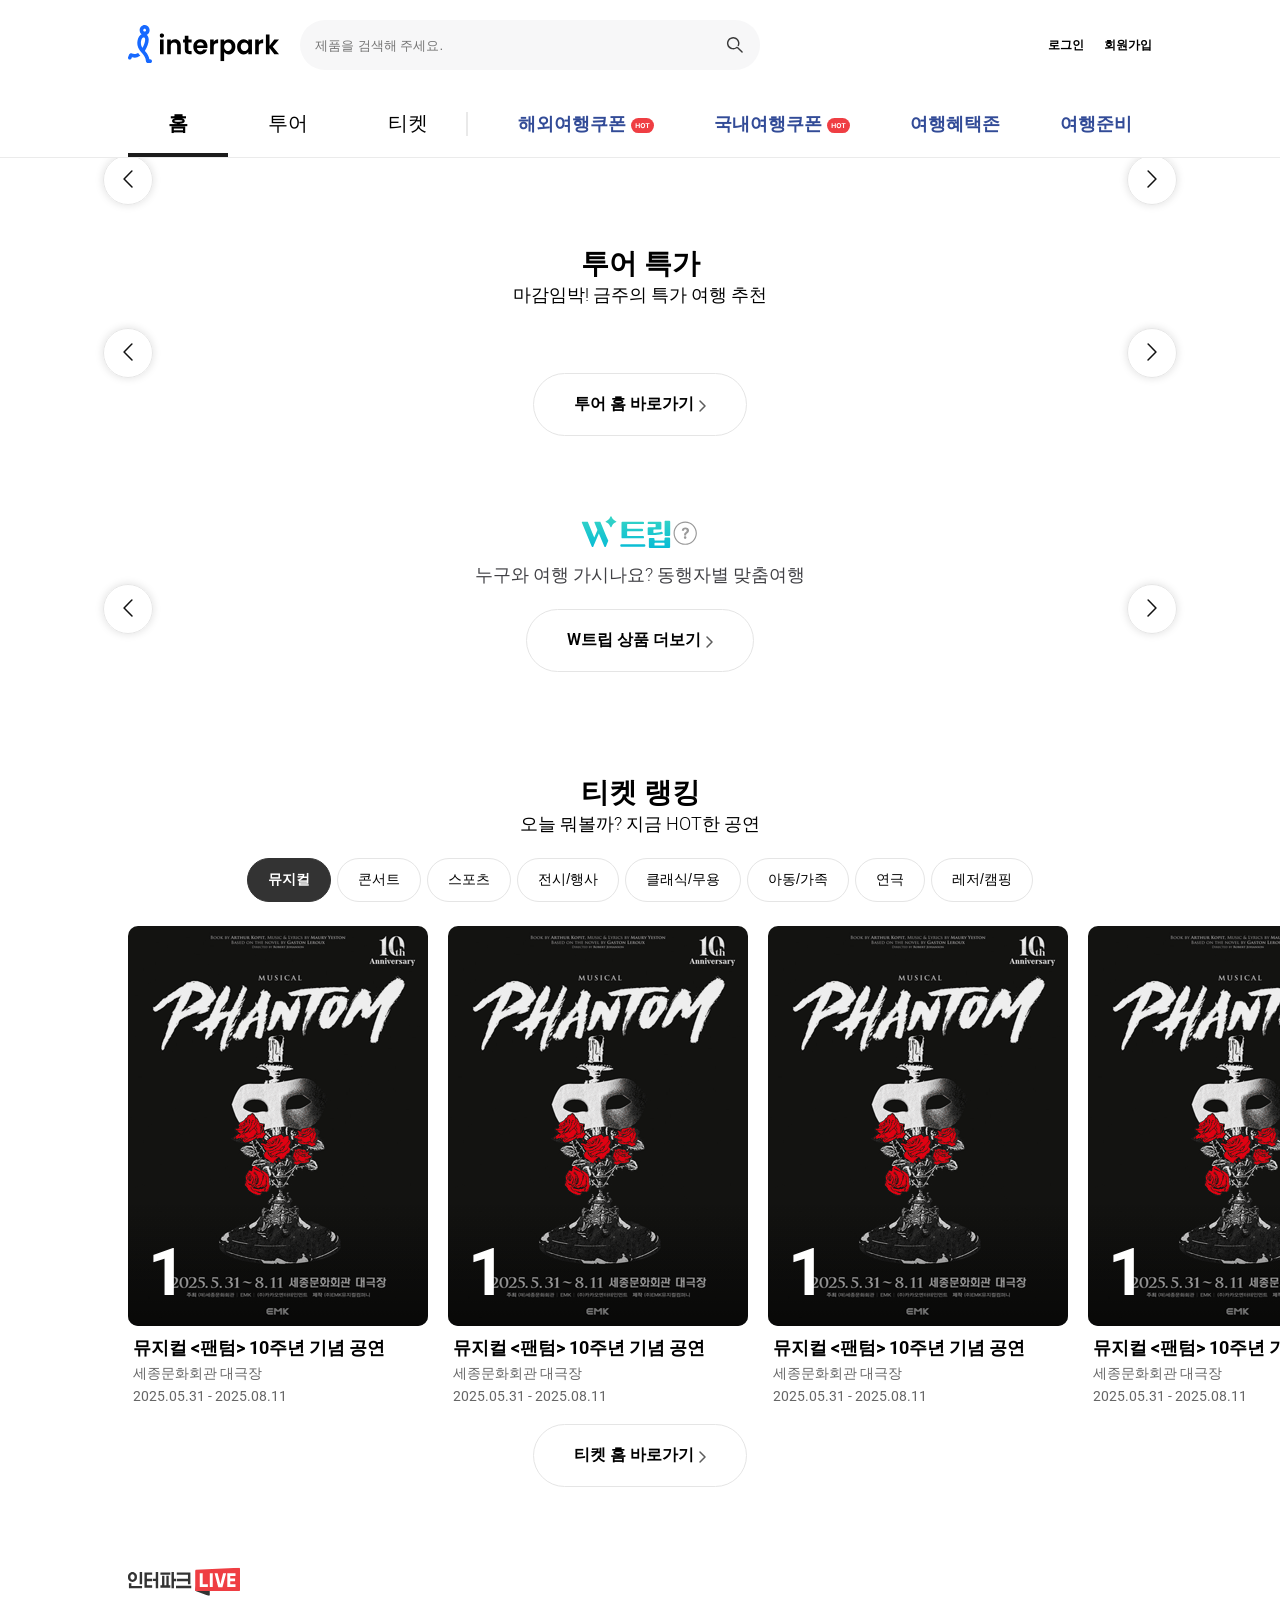
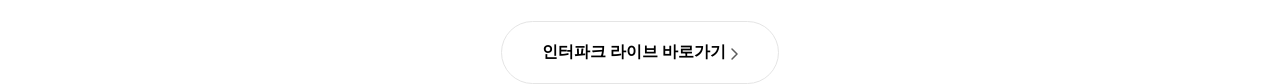
<file: public/index.html>
<!DOCTYPE html>
<html lang="ko">
  <head>
    <meta charset="UTF-8" />
    <meta name="viewport" content="width=device-width, initial-scale=1.0" />
    <title>나의 til</title>
    <!--외부 라이브러리-->
    <link
      rel="stylesheet"
      href="https://cdn.jsdelivr.net/npm/swiper@11/swiper-bundle.min.css"
    />

    <script src="https://cdn.jsdelivr.net/npm/swiper@11/swiper-bundle.min.js"></script>

    <link rel="stylesheet" href="css/common.css" />
    <link rel="stylesheet" href="css/header.css" />
    <link rel="stylesheet" href="css/banner.css" />
    <link rel="stylesheet" href="css/tour.css" />
    <link rel="stylesheet" href="css/trip.css" />
    <link rel="stylesheet" href="css/ticket.css" />
    <!-- js 초기 코드 -->
    <script src="js/index.js"></script>
    <script src="js/header.js"></script>
    <script src="js/banner.js"></script>
    <script src="js/tour.js"></script>
    <script src="js/trip.js"></script>
  </head>

  <body>
    <!-- 전체 레이아웃  -->
    <div class="wrap">
      <!-- 상단 -->
      <header class="header">
        <div class="layout">
          <!-- 상단의 위 -->
          <div class="header_top">
            <div class="header_top_left">
              <!-- 로고 -->
              <div class="logo">
                <a href="http://www.interpark.com" target="_blank">
                  <img src="images/logo.svg" alt="로고" title="인터파크" />
                </a>
              </div>
              <!-- 제품검색 -->
              <div class="search">
                <!-- 제품 검색 API 연동 -->
                <form class="search_form">
                  <input
                    class="search_form_word"
                    type="text"
                    placeholder="제품을 검색해 주세요."
                  />
                  <input
                    class="search_form_button"
                    type="submit"
                    value="검색"
                  />
                </form>
              </div>
            </div>
            <div class="header_top_right">
              <ul class="member">
                <li><a href="#">로그인</a></li>
                <li><a href="#">회원가입</a></li>
              </ul>
            </div>
          </div>
          <!-- 상단의 아래 -->
          <div class="header_bottom">
            <div class="header_bottom_nav">
              <ul class="nav">
                <li><a href="#" class="focus">홈</a></li>
                <li><a href="#">투어</a></li>
                <li><a href="#">티켓</a></li>
              </ul>
            </div>
            <div class="header_bottom_eventmenu">
              <ul class="cupon">
                <li>
                  <a href="#">
                    해외여행쿠폰
                    <img
                      src="images/badge_hot.svg"
                      alt="해외여행쿠폰"
                      title="해외여행쿠폰"
                    />
                  </a>
                </li>
                <li>
                  <a href="#">
                    국내여행쿠폰
                    <img
                      src="images/badge_hot.svg"
                      alt="국내여행쿠폰"
                      title="국내여행쿠폰"
                    />
                  </a>
                </li>
                <li><a href="#">여행혜택존</a></li>
                <li><a href="#">여행준비</a></li>
              </ul>
            </div>
          </div>
        </div>
      </header>

      <!-- 모바일 상단 -->
      <div class="m_header">
        <div class="m_header_menu">
          <a href="">홈</a>
          <a href="">투어</a>
          <a href="">티켓</a>
        </div>
        <div class="m_header_search">
          <a href="#">
            <img src="images/btn_search.svg" alt="제품검색" />
          </a>
        </div>
      </div>

      <!-- 메인 -->
      <main class="main">
        <!-- 안내창 -->
        <!-- <div class="popup">
          <div class="popup_content">내용</div> -->
        <!-- 안내창-->

        <div class="layout">
          <!-- Banner -->
          <div class="banner">
            <!-- 절대로 swiper 단어 고치지 않는다 -->
            <div class="swiper sw_banner">
              <div class="swiper-wrapper">
                <!-- API 연동 -->
              </div>
            </div>

            <div class="swiper-pagination sw_banner_pg"></div>

            <button class="slide_bt banner_prev slide_bt_left">
              <img src="images/slider_arrow.svg" alt="left" title="left" />
            </button>

            <button class="slide_bt banner_next slide_bt_right">
              <img src="images/slider_arrow.svg" alt="right" title="right" />
            </button>
          </div>
          <!-- Tour -->
          <div class="tour">
            <div class="section_top">
              <h2 class="section_title">투어 특가</h2>
              <span class="section_desc">마감임박! 금주의 특가 여행 추천</span>
            </div>
            <div class="section_list">
              <!--Start 목록영역 -->
              <div class="section_category">
                <ul class="section_category_bts">
                  <!-- API 연동 -->
                </ul>
              </div>

              <div class="section_slide">
                <!-- Swiper 투어 영역 -->
                <div class="swiper sw_tour">
                  <div class="swiper-wrapper">
                    <!-- API 연동 -->
                  </div>
                  <div class="swiper-wrapper"></div>
                </div>

                <button class="slide_bt tour_prev slide_bt_left">
                  <img src="images/slider_arrow.svg" alt="left" title="left" />
                </button>

                <button class="slide_bt tour_next slide_bt_right">
                  <img
                    src="images/slider_arrow.svg"
                    alt="right"
                    title="right"
                  />
                </button>
              </div>

              <!-- End 목록영역 -->
            </div>
            <div class="section_bts">
              <a href="#">
                투어 홈 바로가기
                <img
                  src="images/icon_linkArrow.svg"
                  alt="투어 홈 바로가기"
                  title="투어 홈 바로가기"
                />
              </a>
            </div>
          </div>

          <!-- Trip -->
          <div class="main_top">
            <div class="trip_top">
              <div class="trip_top_title">
                <img
                  src="images/icon_w_trip_new_pc.svg"
                  alt="W트립"
                  title="W트립"
                />
                <a href="#"
                  ><img
                    class="question"
                    src="images/icon_w_trip_question_mark_pc.svg"
                    alt="도움"
                    title="도움"
                /></a>
              </div>
              <p class="trip_desc">누구와 여행 가시나요? 동행자별 맞춤여행</p>
            </div>

            <!-- JSON 연동  -->
            <div class="trip_list">
              <!-- Swiper -->
              <div class="swiper sw_trip">
                <div class="swiper-wrapper">
                  <!-- API 연동 -->
                </div>
              </div>
              <!-- 버튼 -->
              <button class="slide_bt trip_prev slide_bt_left">
                <img src="images/slider_arrow.svg" alt="left" title="left" />
              </button>

              <button class="slide_bt trip_next slide_bt_right">
                <img src="images/slider_arrow.svg" alt="right" title="right" />
              </button>
            </div>

            <div class="section_bts">
              <a href="#"
                >W트립 상품 더보기
                <img
                  src="images/icon_linkArrow.svg"
                  alt="W트립 상품 더보기"
                  title="W트립 상품 더보기"
                />
              </a>
            </div>
          </div>
          <!-- Ticket -->
          <div class="ticket">
            <div class="main_top">
              <h2 class="section_title">티켓 랭킹</h2>
              <span class="section_desc">오늘 뭐볼까? 지금 HOT한 공연</span>
            </div>
            <div class="tk_middle">
              <div class="tk_section_category">
                <ul class="tk_section_category_bts">
                  <li><button class="tk_cate_focus">뮤지컬</button></li>
                  <li><button>콘서트</button></li>
                  <li><button>스포츠</button></li>
                  <li><button>전시/행사</button></li>
                  <li><button>클래식/무용</button></li>
                  <li><button>아동/가족</button></li>
                  <li><button>연극</button></li>
                  <li><button>레저/캠핑</button></li>
                </ul>
              </div>

              <!-- API 연동 -->
              <div class="ticket_list">
                <div class="ticket_item">
                  <div class="ticket_img">
                    <div class="back_color"></div>
                    <div class="ticket_back_img">
                      <img src="./images/P0004249_p.gif" alt="팬텀" />
                    </div>
                    <div class="ticket_rank">1</div>
                  </div>
                  <div class="ticket_desc">
                    <h2>뮤지컬 <팬텀> 10주년 기념 공연</h2>
                    <span>세종문화회관 대극장</span>
                    <span>2025.05.31 - 2025.08.11</span>
                  </div>
                </div>
                <div class="ticket_item">
                  <div class="ticket_img">
                    <div class="back_color"></div>
                    <div class="ticket_back_img">
                      <img src="./images/P0004249_p.gif" alt="팬텀" />
                    </div>
                    <div class="ticket_rank">1</div>
                  </div>
                  <div class="ticket_desc">
                    <h2>뮤지컬 <팬텀> 10주년 기념 공연</h2>
                    <span>세종문화회관 대극장</span>
                    <span>2025.05.31 - 2025.08.11</span>
                  </div>
                </div>
                <div class="ticket_item">
                  <div class="ticket_img">
                    <div class="back_color"></div>
                    <div class="ticket_back_img">
                      <img src="./images/P0004249_p.gif" alt="팬텀" />
                    </div>
                    <div class="ticket_rank">1</div>
                  </div>
                  <div class="ticket_desc">
                    <h2>뮤지컬 <팬텀> 10주년 기념 공연</h2>
                    <span>세종문화회관 대극장</span>
                    <span>2025.05.31 - 2025.08.11</span>
                  </div>
                </div>
                <div class="ticket_item">
                  <div class="ticket_img">
                    <div class="back_color"></div>
                    <div class="ticket_back_img">
                      <img src="./images/P0004249_p.gif" alt="팬텀" />
                    </div>
                    <div class="ticket_rank">1</div>
                  </div>
                  <div class="ticket_desc">
                    <h2>뮤지컬 <팬텀> 10주년 기념 공연</h2>
                    <span>세종문화회관 대극장</span>
                    <span>2025.05.31 - 2025.08.11</span>
                  </div>
                </div>
              </div>
            </div>
            <div class="section_bts">
              <a href="#">
                티켓 홈 바로가기
                <img src="./images/icon_linkArrow.svg" alt="" />
              </a>
            </div>
          </div>
          <!-- Live -->
          <div class="live">
            <div class="main_top">
              <div class="live_title">
                <img src="./images/title_live.svg" alt="" />
              </div>
            </div>
            <div class="live_list"></div>
            <div class="section_bts">
              <a href="">
                인터파크 라이브 바로가기
                <img
                  src="images/icon_linkArrow.svg"
                  alt="인터파크 라이브 바로가기 "
                  title="인터파크 라이브 바로가기"
                />
              </a>
            </div>
          </div>
        </div>
      </main>
      <!-- 하단 -->
      <footer>
        <div></div>
      </footer>
    </div>
  </body>
</html>
</file>
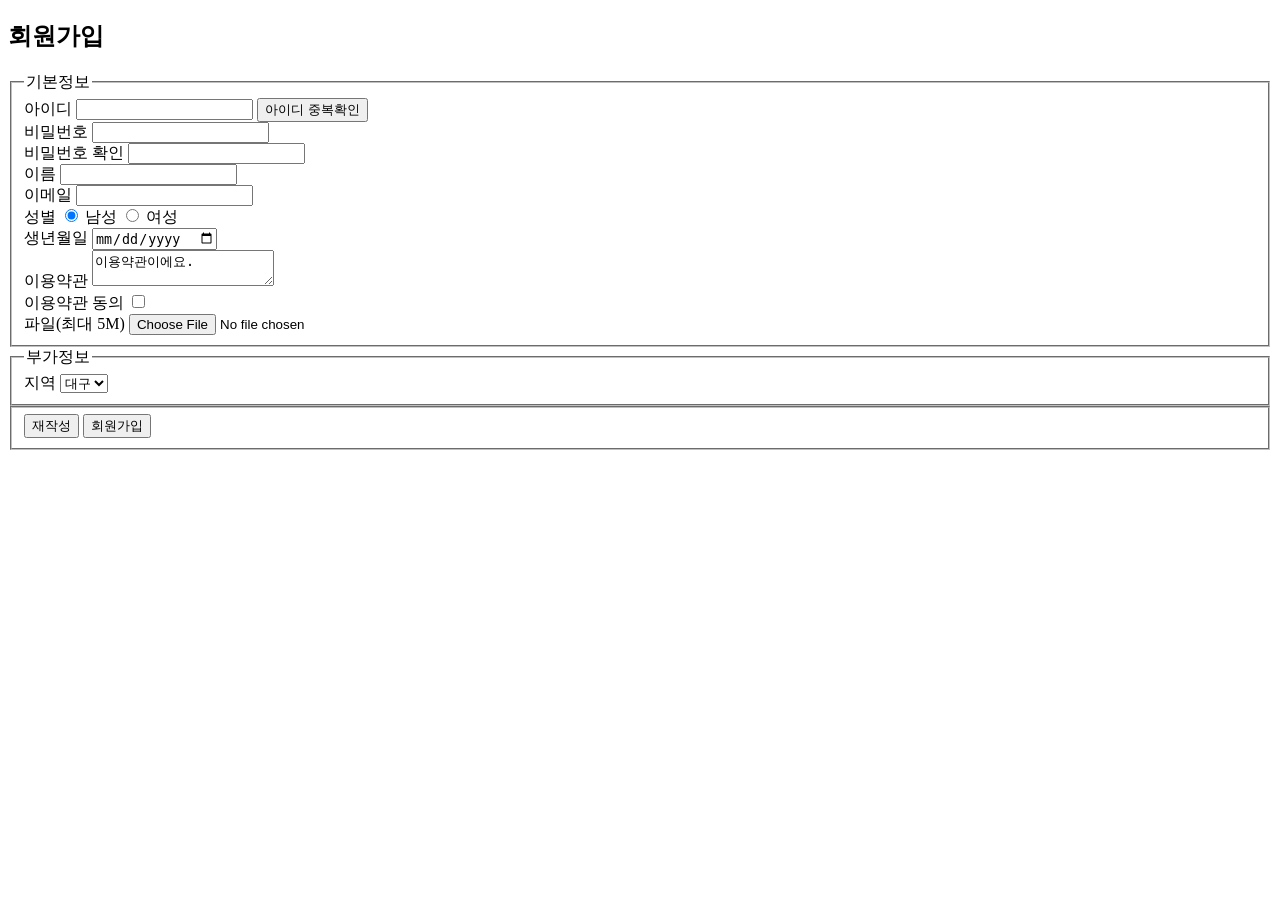
<file: public/form.html>
<!DOCTYPE html>
<html lang="ko">
  <head>
    <meta charset="UTF-8" />
    <meta http-equiv="X-UA-Compatible" content="IE=edge" />
    <meta name="viewport" content="width=device-width, initial-scale=1.0" />
    <title>회원가입</title>
  </head>
  <body>
    <div class="join_form">
      <h2>회원가입</h2>
      <form action="member_join.jsp" method="get">
        <!-- 기본정보 -->
        <!-- fieldset과 label은 실무에서 안 씁니다 div사용 -->
        <fieldset>
          <legend>기본정보</legend>
          <label for="userid">아이디</label>
          <input 
          type="text" 
          id="userid" 
          name="userid"
          minlength="8" 
          maxlength="16" 
          required
          />

          <button>아이디 중복확인</button>
          <br/>

          <label for="pass">비밀번호</label>
            <input 
            id="pass" 
            name="pass"
            type="password" 
            minlength="8" 
            maxlength="16" 
            required
            />
            <br/>

            <label for="pass2">비밀번호 확인</label>
            <input 
            id="pass2" 
            type="password" 
            minlength="8" 
            maxlength="16" 
            required />
            <br/>
            
            <label>이름</label>
            <input type="text" name="name" required/>
            <br/>

            <label>이메일</label>
            <input type="email" name="eamil" required/>
            <br/>

            <label>성별</label>
            <!-- 변수명이 같기 때문에 하나만 선택된다  -->
            <!-- radio는 둘 중하나만 선택가능 -->
            <input type="radio" name="gender" value="male" checked/> 남성
            <input type="radio" name="gender" value="female" /> 여성
            <br/>

            <label>생년월일</label>
            <input type="date" name="birthday"/>
            <br/>

            <label>이용약관</label>
            <!-- textarea는 Enter키를 치면 공백이 생깁니다. 사용하지 마세요. -->
            <textarea readonly>이용약관이에요.</textarea>
            <br/>
            
            <label>이용약관 동의</label>
            <!-- checkbox는 복수 선택 가능 -->
            <input type="checkbox" name="agree" />
            <br/>

            <label>파일(최대 5M)</label>
            <input type="file" name="file">

        </fieldset>

        <!-- 부가정보 -->
        <fieldset>
          <legend>부가정보</legend>
          <label>지역</label>
          <select name="city">
            <option value="dg">대구</option>
            <option value="se">서울</option>
          </select>
        </fieldset>

        <!-- 버튼 -->
        <fieldset>
          <input type="reset" value="재작성"/>
          <input type="submit" value="회원가입" />
        </fieldset>
      </form>
    </div>
  </body>
</html>
</file>
<file: public/css/common.css>
@charset "utf-8";
@import url("https://fonts.googleapis.com/css2?family=Roboto:ital,wght@0,100..900;1,100..900&display=swap");

* {
  box-sizing: border-box;
  margin: 0;
  padding: 0;
  outline-style: none;
}

/* 태그 선택 : 추천하는 각 태그별 기본값 */
a {
  text-decoration: none;
  /* 아래는 디자인 보고 수정 */
  color: #000000;
}
ul {
  list-style: none;
}
html {
  width: 100%;
  /* 반응형 최소 너비 설정 */
  min-width: 540px;
  /* 가로 스크롤은 UI상 좋지 않아서 숨긴다  */
  overflow-x: hidden;
  /* 아래는 디자인 보고 수정 */
  font-size: 12px; /*웹 브라우저상 폰트의 기본 사이즈는 12*/
}

body {
  width: 100%;
  /* 글꼴이 필요로 함 */
  font-family: "Segoe UI", Roboto, Arial, "Noto Sans", sans-serif;
  font-size: 1rem; /*rem은 html의 폰트 사이즈 배 수 여기선 1rem은 12 2rm은 24*/
  letter-spacing: 0px;
  /* 아래는 디자인 보고 수정 */
  color: #000000;
  word-spacing: 0px;
}
span {
  display: block;
}
.wrap {
  width: 100%;
}

.layout {
  width: 100%; /*이건 안 적어도 기본 설정임*/
  max-width: 1280px; /*반응형 시작. 최대 넓이 1280*/
  margin: 0 auto;
  /*  margin-top: 0; 
    margin-bottom: 0;
    margin-left: auto;
    margin-right: auto;*/
}

/* trip, ticket, live 상단 간격 */
.main_top {
  position: relative;
  margin-top: 80px;
  padding-bottom: 22px;
}
/* 반응형 작업 */
@media all and (max-width: 1280px) {
  .layout {
    max-width: 1024px;
  }
}
@media all and (max-width: 1024px) {
  .layout {
    max-width: 760px;
  }
}
@media all and (max-width: 760px) {
  .layout {
    min-width: 100%;
  }
}

.slide_bt {
  position: absolute;
  top: 50%;
  z-index: 100;
  /* transform: translateY(-50%); << 아래 translateX에 덮어 씌워짐 */
  width: 50px;
  height: 50px;
  background-color: rgba(
    255,
    255,
    255,
    0.85
  ); /*a는 투명도. 투명도 최대치는 1.0*/

  border: 1px solid #e6e6e6;
  border-radius: 50%; /*px가능 그러나 %가 낫다*/
  box-shadow: 0 0 8px rgba(0, 0, 0, 0.13);

  cursor: pointer;
}
.slide_bt_left {
  left: 0;
  transform: translateX(-50%) translateY(-50%) rotateY(180deg); /*위에(29번줄) translatey적으면 x에 덮어 씌워지기 때문에 X와 Y같이 써준다. / 180deg = 180도*/
}
.slide_bt_right {
  right: 0;
  transform: translateX(50%) translateY(-50%);
}

/* swiper 버튼 비활성시 표현 */
.swiper-button-disabled {
  display: none !important;
}

/* 팝업창 */
.popup {
  position: fixed;
  top: 0;
  left: 0;
  z-index: 99999999;
  width: 100%;
  height: 100%;
  /* 아래처럼 해도 됩니다. */
  height: 100vh;
  background-color: rgba(0, 0, 0, 0.5);
}

.popup_content {
  position: relative;
  width: 50.78vw;
  max-width: 650px;
  height: 31.25vw; /*너비를 기준으로 잡았기 때문에 vh가 아닌 vw이다 */
  max-height: 400px;
  margin: 0 auto;
  background-color: yellowgreen;
}
</file>
<file: public/css/header.css>
main {
  padding-top: 150px;
}

.header {
  position: fixed;
  left: 0;
  top: 0;

  z-index: 999;
  width: 100%;
  background-color: #ffffff;
  border-bottom: 1px solid #ebebeb;
}
.header_down {
  position: fixed;
  top: 0;
  left: 0;
  z-index: 999;
  width: 100%;
}

.header_top {
  /* 좌표 기준을 세워주자 */
  position: relative;
  display: flex;
  justify-content: space-between;
  align-items: center;
  width: 100%;

  /* padding-top: 30px; */
  /* padding-bottom: 30px; */
  padding: 20px 0;
}
.header_top_down {
  padding: 0px;
}

.header_top_left {
  display: flex;
  align-items: center;
  gap: 20px;
}

.logo > a > img {
  width: 152px;
  height: auto;
}

.search {
}
.search_down {
  position: absolute;
  top: 10px;
  left: 350px;
}

.search_form {
  display: flex;
  align-items: center;
  width: 460px;
}

.search_form_word {
  width: calc(100% - 50px);
  height: 50px;
  background-color: #f7f7f8;
  border: none;
  border-radius: 25px 0px 0px 25px;
  padding-left: 15px;
}
.search_form_button {
  width: 50px;
  height: 50px;
  font-size: 0;

  /* background-color: red;
  background-image: url("../images/btn_search.svg");
  background-repeat: no-repeat;
  background-position: center;
  background-size: 18px; */

  background: #f7f7f8 url("../images/btn_search.svg") no-repeat center;
  background-color: #f7f7f8;
  background-size: 18px;
  border: none;
  border-radius: 0px 25px 25px 0px;
  cursor: pointer;
}

.header_top_right {
  position: relative;
}
.member {
  display: flex;
  gap: 20px;
}
.member_down {
  position: absolute;
  top: 30px;
  right: 0;
}

.member > li > a {
  font-size: 12px;
  font-weight: 700;
  line-height: 16px;
  color: #000000;
}

.header_bottom {
  display: flex;
  align-items: center;
  width: 100%;
}
.header_bottom_nav {
}
.nav {
  position: relative;
  display: flex;
  gap: 0px;
}
.nav::after {
  position: absolute;
  /* top: calc(100% - 50% - 24px / 2); */
  top: 50%;
  right: 0;
  display: block;

  width: 2px;
  height: 24px;
  background-color: #e9e9e9;
  transform: translateY(-50%);
  content: "";
}

.nav li a {
  position: relative;

  display: block;
  padding: 20px 40px;
  font-size: 20px;
  font-weight: 400;
}

.nav li a.focus {
  font-weight: 700 !important;
}

.nav li a.focus::after {
  position: absolute;
  bottom: 0;
  left: 0;

  display: block;
  width: 100%;
  height: 4px;
  background-color: #1c1c1c;
  content: "";
}

.header_bottom_eventmenu {
}
.cupon {
  display: flex;
  align-items: center;
  gap: 20px;
  margin-left: 30px;
}
.cupon > li > a {
  display: flex;
  align-items: center;
  padding: 0 20px;

  font-size: 18px;
  font-weight: 600;
  color: #324b97;
  gap: 5px;
}
.cupon > li > a > img {
  transform: translateY(10%);
}

/* 모바일 헤더 */
.m_header {
  padding: 0 10px;
  display: none;
  position: fixed;
  left: 0;
  top: 0;
  width: 100%;
  height: 54px;
  background-color: #fff;
  border-bottom: 1px solid #ebebeb;
  z-index: 999;
}

.m_header_menu {
  display: flex;
  align-items: center;
  gap: 15px;
}

.m_header_menu a {
  font-size: 20px;
  font-weight: 400;
}

.m_header_search {
  display: flex;
  align-items: center;
}

.m_header_search a {
}

/* 반응형 작업 */
@media all and (max-width: 1024px) {
  .main {
    padding-top: 40px;
  }
  .header {
    display: none;
  }
  .m_header {
    display: flex;
    justify-content: space-between;
    align-content: center;
  }
}
</file>
<file: public/css/banner.css>
.banner {
  position: relative;
  margin-top: 30px;
  
}


.banner_slide {
  display: flex;
  gap: 25px;
}
.sw_banner {
  border-radius: 15px;
}
.banner_list {
  overflow: hidden;
  background-color: rgb(255, 255, 255);
  border-radius: 15px;
}
/* 이미지가 영역에 가득 채워지면서도  비율이 유지되도록 처리 */
.banner_list img {
  width: 100%;
  height: 100%;
  /* 비율을 유지하면서 영역에 이미지 가득 채우기 */
  object-fit: cover;
  display: block;
}
/* 반응형 */
.sw_banner_pg{
  display: none;
  bottom: -25px !important;
}
@media all and (max-width: 1024px){
  .sw_banner_pg{
    display: block;
  }
  /* 평상시 버튼 모습 */
  .sw_banner_pg .swiper-pagination-bullet {}
  /* 포커스시 버튼 모습 */
  .sw_banner_pg .swiper-pagination-bullet-active {
    background-color: #000;
  }
}
@media all and (max-width:960px){
.sw_banner{
  width: 350px;
  }
.sw_banner_pg{
  bottom: 10px !important;
}
  /* 평상시 버튼 모습 */
.sw_banner_pg .swiper-pagination-bullet {
  width: 6px;
  height: 6px;
  opacity: 0.4;
  background-color: #fff;
}
  /* 포커스시 버튼 모습 */
.sw_banner_pg .swiper-pagination-bullet-active {
  width: 7px;
  height: 7px;
  opacity: 1;
  background-color: #fff;
  }
}
</file>
<file: public/css/tour.css>
.tour {
  position: relative;
  margin-top: 65px;
}

.section_top {
  padding-bottom: 22px;
}
.section_title {
  font-size: 28px;
  font-weight: 700;
  text-align: center;
}
.section_desc {
  display: block;
  font-size: 18px;
  font-weight: 300;
  text-align: center;
  color: rgba(0, 0, 7%, 0.75);
}
.section_list {
  position: relative;
}
.section_category {
  display: flex;
  justify-content: center;
  padding-bottom: 24px;
}
.section_category_bts {
  display: flex;
  gap: 6px;
}
.section_category_bts > li {
}
.section_category_bts > li > button {
  padding: 12px 20px;

  font-size: 14px;
  font-weight: 400;
  background-color: #ffffff;
  border: 1px solid #e5e5e5;
  border-radius: 52px;

  transition: all 0.4s;
  cursor: pointer;
}
.section_category_bts > li > button.cate_focus {
  font-weight: 700;
  color: #fff;
  background-color: #333333;
  border: 1px solid #333333;
}

.section_slide {
  position: relative;
  margin-bottom: 20px;
}
.item {
  position: relative;
  flex: 1; /*이미지 비율을 똑같이 맞춰라*/
  overflow: hidden;
  border: 1px solid #e5e5e5;
  border-radius: 10px;
}
.item > a {
}
.item_image {
  width: 100%;
  height: 250px;
  overflow: hidden;
  margin-bottom: 25px;
}

.item_image > img {
  display: block;
  width: 100%;
  height: 100%;
  /* 비율을 유지하면서 영역에 이미지 가득 채우기 */
  object-fit: cover;
}

.item_name {
  position: absolute;
  top: 235px;
  left: 20px;
  padding: 8px 12px;
  font-size: 14px;
  font-weight: 600;
  color: #fff;
  background-color: #1769ff;

  border-radius: 4px;
}

.item_text {
  padding: 20px;
  border-radius: 50px;
  padding-top: 5px;
}

.item_cupon {
  display: block; /*text에다가 block을 줘도 여기서는 inline이라서 white-space부터 text-overflow까지 적용이 안 될 수도 있다. 때문에 여기에다가 block을 준다*/
  /* 말줄임 처리 */
  overflow: hidden;
  font-size: 14px;
  font-weight: 400;
  color: #1769ff;
  /* 줄내림 방지 */
  white-space: nowrap;
  text-overflow: ellipsis;
}
.item_desc {
  display: block; /*p태그는 기본 display:block이지만 적어주는걸 권장함 */
  /* 말줄임 처리 */
  overflow: hidden;
  font-size: 14px;
  color: #333333;
  /* 줄내림 방지 */
  white-space: nowrap;
  text-overflow: ellipsis;
}

.item_price {
  font-size: 16px;
  font-weight: 400;
}
.item_price > b {
  font-size: 20px;
  font-weight: 700;
}

.section_bts {
  display: flex;
  justify-content: center;
}
.section_bts > a {
  display: flex;
  align-items: center;
  padding: 20px 40px;

  font-size: 16px;
  font-weight: 600; /*px 쓰지말것*/
  background-color: #fff;
  border: 1px solid #e5e5e5;

  border-radius: 40px;
  gap: 5px;
}
.section_bts > a > img {
  transform: translateY(1px);
}

/* 반응형 */
@media all and (max-width: 1024px) {
  .tour {
    border-top: 8px solid #f4f4f4;
    margin-top: 50px;
    padding-top: 10px;
  }
  .tour .section_top {
    padding-bottom: 12px;
  }
  .tour .section_title {
    font-size: 21px;
  }
  .tour .section_desc {
    font-size: 15px;
  }
  .tour .section_category {
    padding-bottom: 12px;
  }
  .section_category_bts > li > button {
    padding: 9px 20px;
  }


  
  /* 반응형 슬라이드 높이 설정 */
  .item {
    height: 222px !important;
    
  }
  .item_image {
    height: 138px !important;
    margin-bottom: 10px !important;
  }
  .item_name {
    left: 8px;
    top: 127px;
    font-size: 11px;
    font-weight: 500;
    border-radius: 4px;
    padding: 3px 5px;
  }
  .item_cupon {
  }
  .item_desc {
  }
  .item_price {
    font-size: 14px;
  }
  .item_price > b {
    font-size: 14px;
  }
  .item_text {
    padding: 5px;
    padding-left: 10px;
  }

  .section_bts > a {
    width: 95%;
    justify-content: center;
    border-radius: 4px;
    padding: 15px 20px;
  }
}
</file>
<file: public/css/trip.css>
.trip_top {
  display: block;
  margin-bottom: 22px;
  text-align: center;
}

.trip_top_title {
  /* position: relative; */
  display: flex;
  align-items: center;
  justify-content: center; /*가로 정렬*/
 

}
/* .trip .question{
  transform: translateY(-10%);

} */

.trip_desc {
  font-size: 18px;
  font-weight: 300;
  color: rgba(0, 0, 7, 0.75);
  margin-top: 10px;
}
.trip_list {
  position: relative;
  display: flex;
  gap: 20px;
}
.trip_item {
  position: relative;
  flex: 1; /*이미지 비율을 똑같이 맞춰라*/
  overflow: hidden;
  border: 1px solid #e5e5e5;
  border-radius: 10px;
  margin-bottom: 20px;
}

.trip_item_image {
  width: 100%;
  height: 250px;
  overflow: hidden;
  margin-bottom: 25px;
}
.trip_item_image > img {
  display: block;
  width: 100%;
  height: 100%;
  /* 비율을 유지하면서 영역에 이미지 가득 채우기 */
  object-fit: cover;
}
.trip_item_name {
  position: absolute;
  display: flex;
  top: 235px;
  left: 20px;
  padding: 5px;
  font-size: 14px;
  font-weight: 600;
  background: linear-gradient(
    90deg,
    #4ed8eb,
    #c9d8f4,
    #fbeaf0,
    #c0f3f3,
    #a9eeee,
    #5cf3dc
  );
  border-radius: 4rem;
  align-items: center;
}
.trip_item_content {
  padding: 20px;
  border-radius: 50px;
  padding-top: 0px;
  
}
.trip_content_title {
  display: block;
  /* 말줄임 처리 */
  overflow: hidden;
  font-size: 18px;
  font-weight: 400;
  /* 줄내림 방지 */
  text-overflow: ellipsis;
  display: -webkit-box;
  -webkit-line-clamp: 2;
  -webkit-box-orient: vertical;
}
.trip_content_tag {
  display: block;
  padding: 8px;
  padding-left: 0;
  color: #666;
  font-size:14px;

}
.trip_content_price {
  font-size: 20px;
}
.trip_bts {
  display: flex;
  justify-content: center;
}
.trip_bts > a {
  display: flex;
  align-items: center;
  padding: 20px 40px;

  font-size: 16px;
  font-weight: 600; /*px 쓰지말것*/
  background-color: #fff;
  border: 1px solid #e5e5e5;

  border-radius: 40px;
  gap: 5px;
}
.trip_bts > a > img {
  transform: translateY(1px);
}
</file>
<file: public/css/ticket.css>
.tk_section_category {
  display: flex;
  justify-content: center;
  padding-bottom: 24px;
}
.tk_section_category_bts {
  display: flex;
  gap: 6px;
}
.tk_section_category_bts > li > button {
  padding: 12px 20px;

  font-size: 14px;
  font-weight: 400;
  background-color: #ffffff;
  border: 1px solid #e5e5e5;
  border-radius: 52px;

  transition: all 0.4s;
  cursor: pointer;
}
.tk_section_category_bts > li > button.tk_cate_focus {
  font-weight: 700;
  color: #fff;
  background-color: #333333;
  border: 1px solid #333333;
}


.ticket_list {
  display: flex;
  gap: 20px;
  margin-bottom: 20px;
}

.ticket_img {
  position: relative;
  display: block;
  width: 300px;
  height: 400px;
  overflow: hidden;
  border-radius: 10px;
  
}

.back_color {
  position: absolute;
  z-index: 1;
  width: 100%;
  height: 100%;

  background-image: linear-gradient(#00000013, rgba(0, 0, 0, 0.04)),
    linear-gradient(180deg, transparent 68.5%, rgba(0, 0, 0, 0.6));
}

.ticket_rank {
  position: absolute;
  bottom: 15px;
  left: 20px;
  z-index: 2;
  font-size: 5.5rem;
  font-weight: 700;
  color: #fff;
}
.ticket_desc {
  display: block;
  align-content: space-between;
  padding: 10px 5px 0 5px;
}
.ticket_desc span:first-of-type {
  margin: 5px 0;
}
.ticket_desc > span {
  font-size: 14px;
  color: #666;
}
</file>
